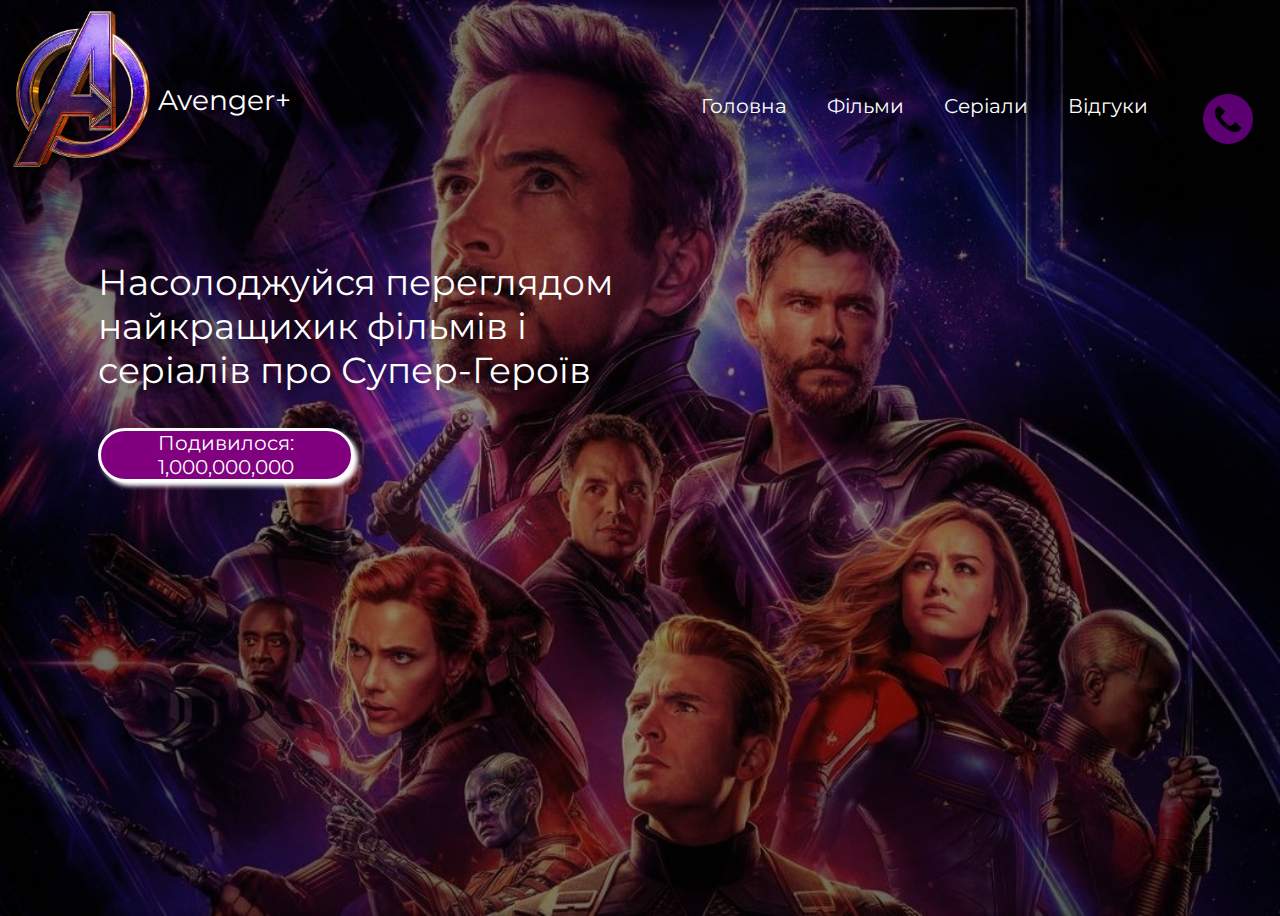
<file: index.html>
<!DOCTYPE html>
<html lang="uk">
<head>
	<meta charset="UTF-8">

	<title>Avenger+</title>

	<link rel="stylesheet" href="Css(1).css">

	<link rel="preconnect" href="https://fonts.gstatic.com">

	<link href="https://fonts.googleapis.com/css2?family=Kaushan+Script&family=Montserrat:wght@700&display=swap" rel="stylesheet">

</head>
<body>
 
<header>

	<div class="header">

		<img src="LOGO.webp" alt="" width="150px" >
		<p class="logo">Avenger+</p>

	</div>

	<nav>


		<div class="nav">

		<ul>
			<li><a class="nav__link" href="#">Головна</a></li>

			<li><a class="navigation" href="index2.html">Фільми</a>

				
				<ul>
					<li> <a href="index3.html">Месники-Фінал</a></li>
					<li><a href="">Людина-павук Немає шляху додому</a></li>
					<li><a href="">Вічні</a></li>
					<li><a href="">Месники Війна Нескінченності</a></li>
				</ul>
			

			</li>

			<li> <a class="nav__link" href="#">Серіали</a>

					<ul>
					<li> <a href="#">Ванда-Віжин</a></li>
					<li><a href="#">Локі</a></li>
					<li><a href="#">Соколине око</a></li>
					<li><a href="#">Місячний Рицар</a></li>
				</ul>

			</li> 

			<li> <a class="nav__link"  href="#">Відгуки</a></li>
			
			<li><a  href="#"><img class="img" src="phone-call.png" alt="" width="50px">
			</a></li>
		</ul>

		</div>

	</nav>

</header>

<main>

	<div class="intro">
		<p class="Text">Насолоджуйся переглядом <br> найкращихик фільмів і <br> серіалів про Супер-Героїв</p>
		<p class="text">Подивилося: <br>
    	1,000,000,000</p>

	</div>

</main>

		
	
</body>
</html>
</file>
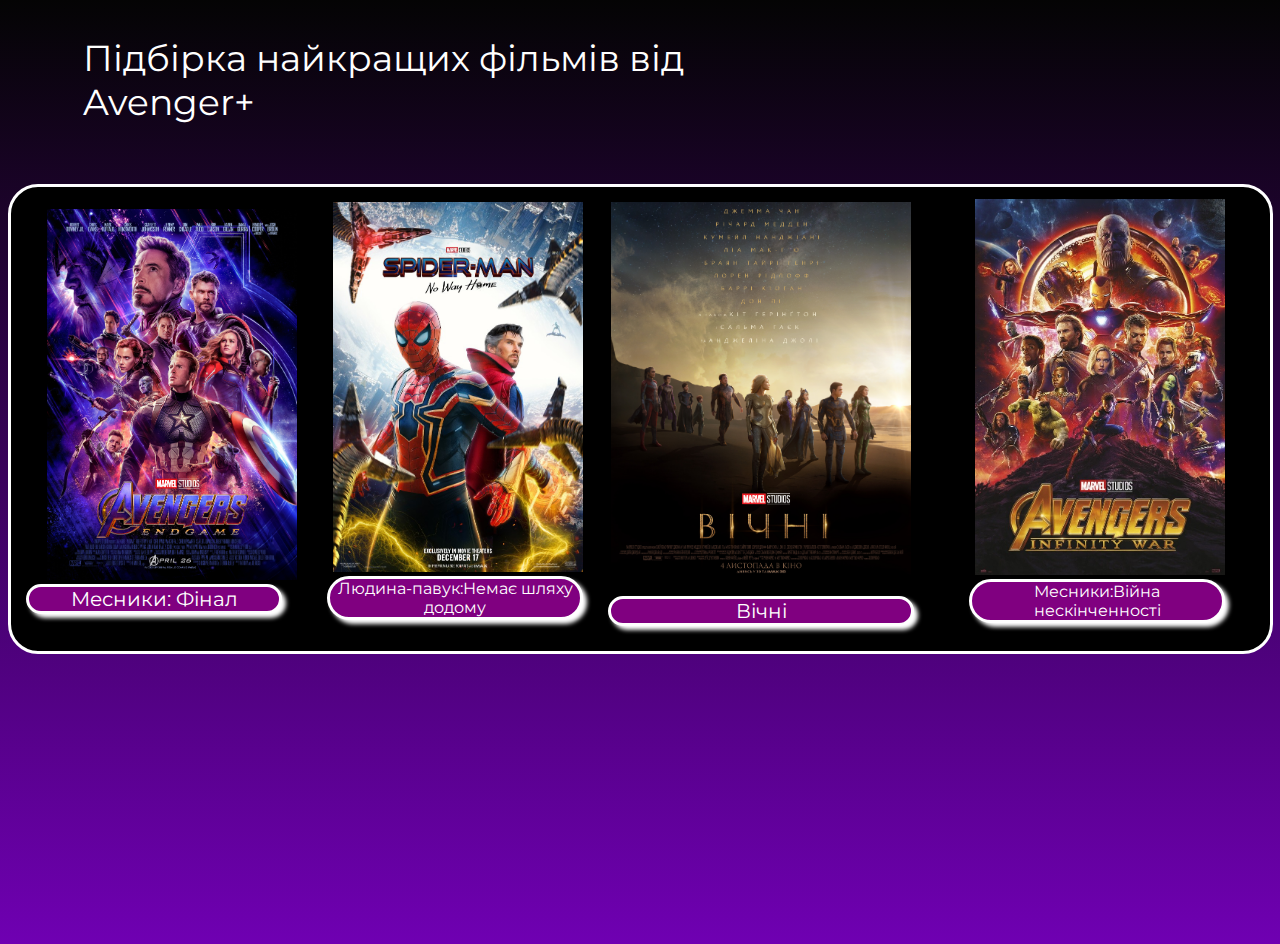
<file: index2.html>
<!DOCTYPE html>
<html lang="uk">
<head>
	<meta charset="UTF-8">
	<meta name="viewport" content="width=device-width, initial-scale=1.0">
	<link rel="stylesheet" href="Css(2).css">
	<link rel="preconnect" href="https://fonts.gstatic.com">
	<link href="https://fonts.googleapis.com/css2?family=Kaushan+Script&family=Montserrat:wght@700&display=swap" rel="stylesheet">
	<title>Avenger+</title>
</head>
<body>

<header>

	 	<div class="intro">
			<p>Підбірка найкращих фільмів від <br> Avenger+</p>
	 	</div>

</header>

<main>
	
	<section>

	 	<div class="intro__header">
			<div class="endgame">
				<img class="img" src="endgame.jpg" alt="">
				<p class="intro__text">Месники: Фінал</p>
			</div>
			

	</section>

	<section>

		<div class="spider-man">
			<img class="img" src="spiderman.jpg" alt="">
			<p class="intro__Text">Людина-павук:Немає шляху додому</p>
		</div>

	</section>

	<section>

		<div class="infinity">
			<img src="Постер_Вічні.jpg" alt="" id="img">
			<p id="intro__text">Вічні</p>
		</div>

	</section>

	<section>

		<div class="avenger__infinity">
			<div>
				<img src="avengers-infinity-war.jpg" alt="" class="img">
				<p class="intro__Text">Месники:Війна нескінченності</p>
			</div>
		</div>

	</div>

</section>

</main>

</body>
</html>
</file>
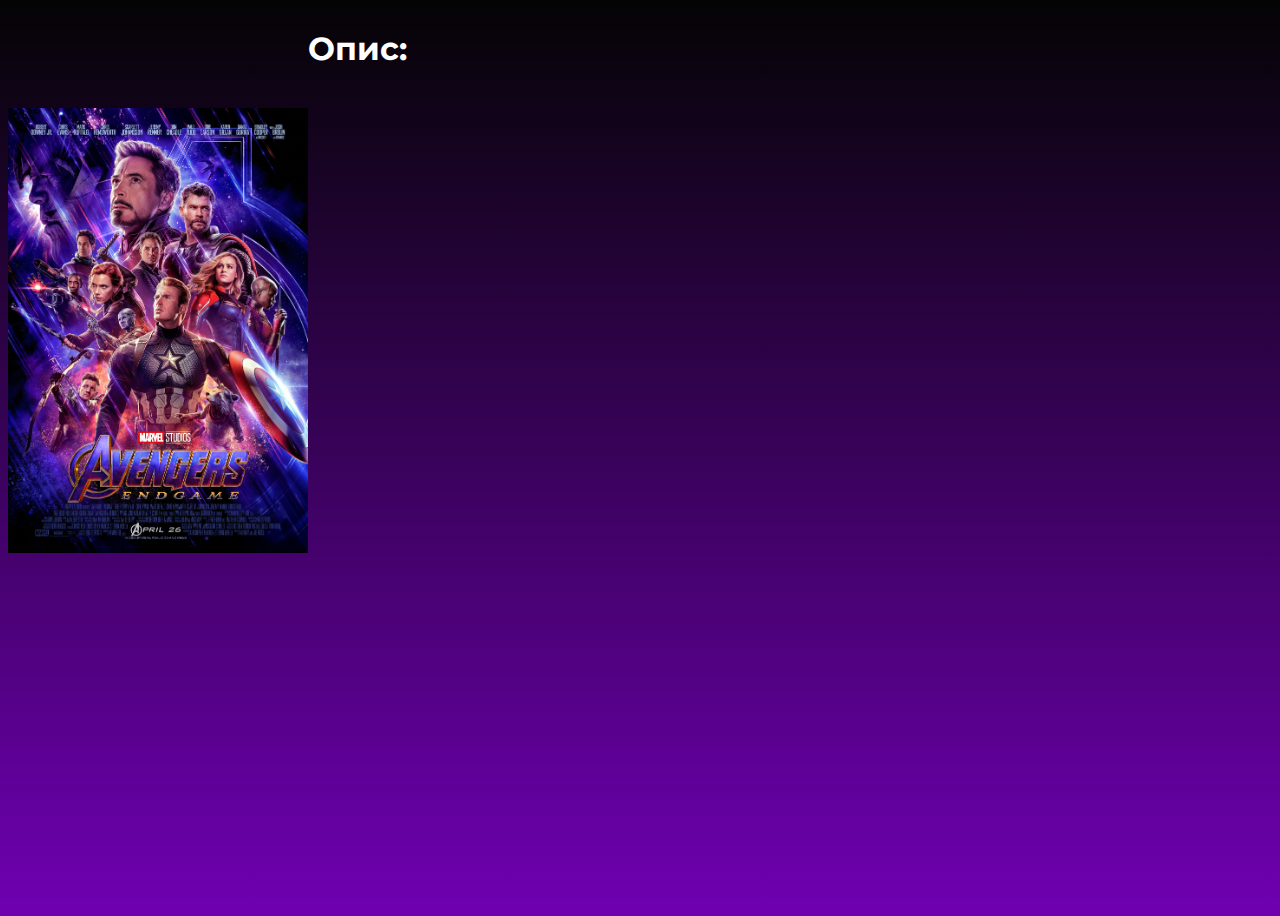
<file: index3.html>
<!DOCTYPE html>
<html lang="en">
<head>
	<meta charset="UTF-8">
	<meta name="viewport" content="width=device-width, initial-scale=1.0">
	<title>Avenger+</title>
	<link rel="stylesheet" href="syle3.css">
	<link rel="preconnect" href="https://fonts.gstatic.com">

	<link href="https://fonts.googleapis.com/css2?family=Kaushan+Script&family=Montserrat:wght@700&display=swap" rel="stylesheet">
</head>
<body>

	<main>
		<aside>
			
			<img src="endgame.jpg" alt="">
			
		</aside>

		<div class="main">
			<h1>Опис:</h1>
		</div>
	</main>

</body>
</html>
</file>
<file: Css(1).css>
body{
	width: 100%;
	height: 100vh;
	background-image: url("background_main.jpg") ;
	background-repeat: no-repeat;
	background-size: cover;
	background-position: center;
	font-family: 'Montserrat', sans-serif;
	background-size: cover;
}


a{
	font-size: 20px;
   text-decoration: none;
   color: #fff;
   height: 20px;
}

header{
	display: flex;
	justify-content: space-between;

}
.header{
display: flex;
justify-content: flex-start;

}

.logo{
	font-size: 28px;
	margin-top:75px ;
	font-family: Montserrat;
	color: #fff;
}
ul{
	display: flex;
	list-style: none;
	
}

.nav{
  display: flex;
  flex-direction: row;
  color: #fff;
  margin-top: 65px;

  list-style: none;
}

.nav__link{
	font-size: 20px;
   text-decoration: none;
   color: #fff;
   height: 20px;
   
}

.nav__link:hover{
   box-shadow: 10px 5px 5px white;
   transition: 1s;

}
.navigation{
	font-size: 20px;
   text-decoration: none;
   color: #fff;
   height: 20px;
}
.navigation:hover{
   box-shadow: 10px 5px 5px white;
   transition: 1s;

}



nav > ul > li{
	float: left;
}

nav ul li a{
	display: inline-block;
	padding: 5px 20px;
	font-size: 15px;
}

nav ul li a:hover{
box-shadow: 10px 5px 5px white;
  transition: 1s;
}


nav ul ul{
	display: none;
	position: absolute;
}

nav ul li:hover ul{
	display: flex;
	flex-direction:column;
	transition: 2s linear;
}

.img{
	padding-left: 15px ;
	padding-right: 15px ;
}
.intro{
	font-family: Montserrat;
	color: #fff;
	margin: 90px;
}

.Text{
	font-family: Montserrat;
	color: #fff; 
	font-size: 36px;
	margin-top: 15px;

}

.text{
	font-family: Montserrat;
	color: #fff;
	font-size: 20px;
	background-color: purple;
	width: 250px;
	text-align: center;
	border: 3px white solid;
	border-radius: 83px ;
	box-shadow: 4px 4px 4px white;
}
</file>
<file: Css(2).css>
body{
	width: 100%;
	height: 100vh;
	background-image: linear-gradient(#040404, #6F00B2); ;
	background-repeat: no-repeat;
	background-size: cover;
	background-position: center;
	font-family: 'Montserrat', sans-serif;
	background-size: cover;

}



.intro{
	font-family: 'Montserrat';
	color: #fff;
	font-size: 36px;
	padding-left: 75px;
}


main{
	display: flex;
	text-align: center;
	align-items: center;
	margin-top: 60px;
	background-color: black;
	border: 3px #fff solid;
	margin-right: 15px;
	border-radius: 30px;


}

.endgame{

}

.img{
	padding-left: 35px ;
	width: 250px;
}

.intro__text{
	width: 250px;
	font-family: 'Montserrat';
	color: #fff;
	font-size: 20px;
	margin: 15px;
	margin-top: 0;
	background-color: purple;
	width: 250px;
	text-align: center;
	border: 3px white solid;
	border-radius: 83px ;
	box-shadow: 4px 4px 4px white;

}
.intro__Text{
	font-family: 'Montserrat';
	color: #fff;
	font-size: 16px;
	margin-left: 30px;
	margin-top: 0;
	background-color: purple;
	width: 250px;
	text-align: center;
	border: 3px white solid;
	border-radius: 80px ;
	box-shadow: 4px 4px 4px white;
}
#img{
	padding: 15px ;
	width: 300px;

}

#intro__text{
	width: 250px;
	font-family: 'Montserrat';
	color: #fff;
	font-size: 20px;
	margin: 25px;
	margin-top: 0;
	background-color: purple;
	width: 300px;
	text-align: center;
	border: 3px white solid;
	border-radius: 83px ;
	box-shadow: 4px 4px 4px white;
}
</file>
<file: syle3.css>
body{
	width: 100%;
	height: 100vh;
	background-image: linear-gradient(#040404, #6F00B2); ;
	background-repeat: no-repeat;
	background-size: cover;
	background-position: center;
	font-family: 'Montserrat', sans-serif;
	background-size: cover;
}


main{
	display: flex;

}

aside{
	display: flex;
}

img{
	display: block;
	position: relative;
	top: 100px;
	max-width: 300px;
}

h1{
	
	display: flex;
	align-items: center;
}
.main{
	
	color: white;
}
</file>
